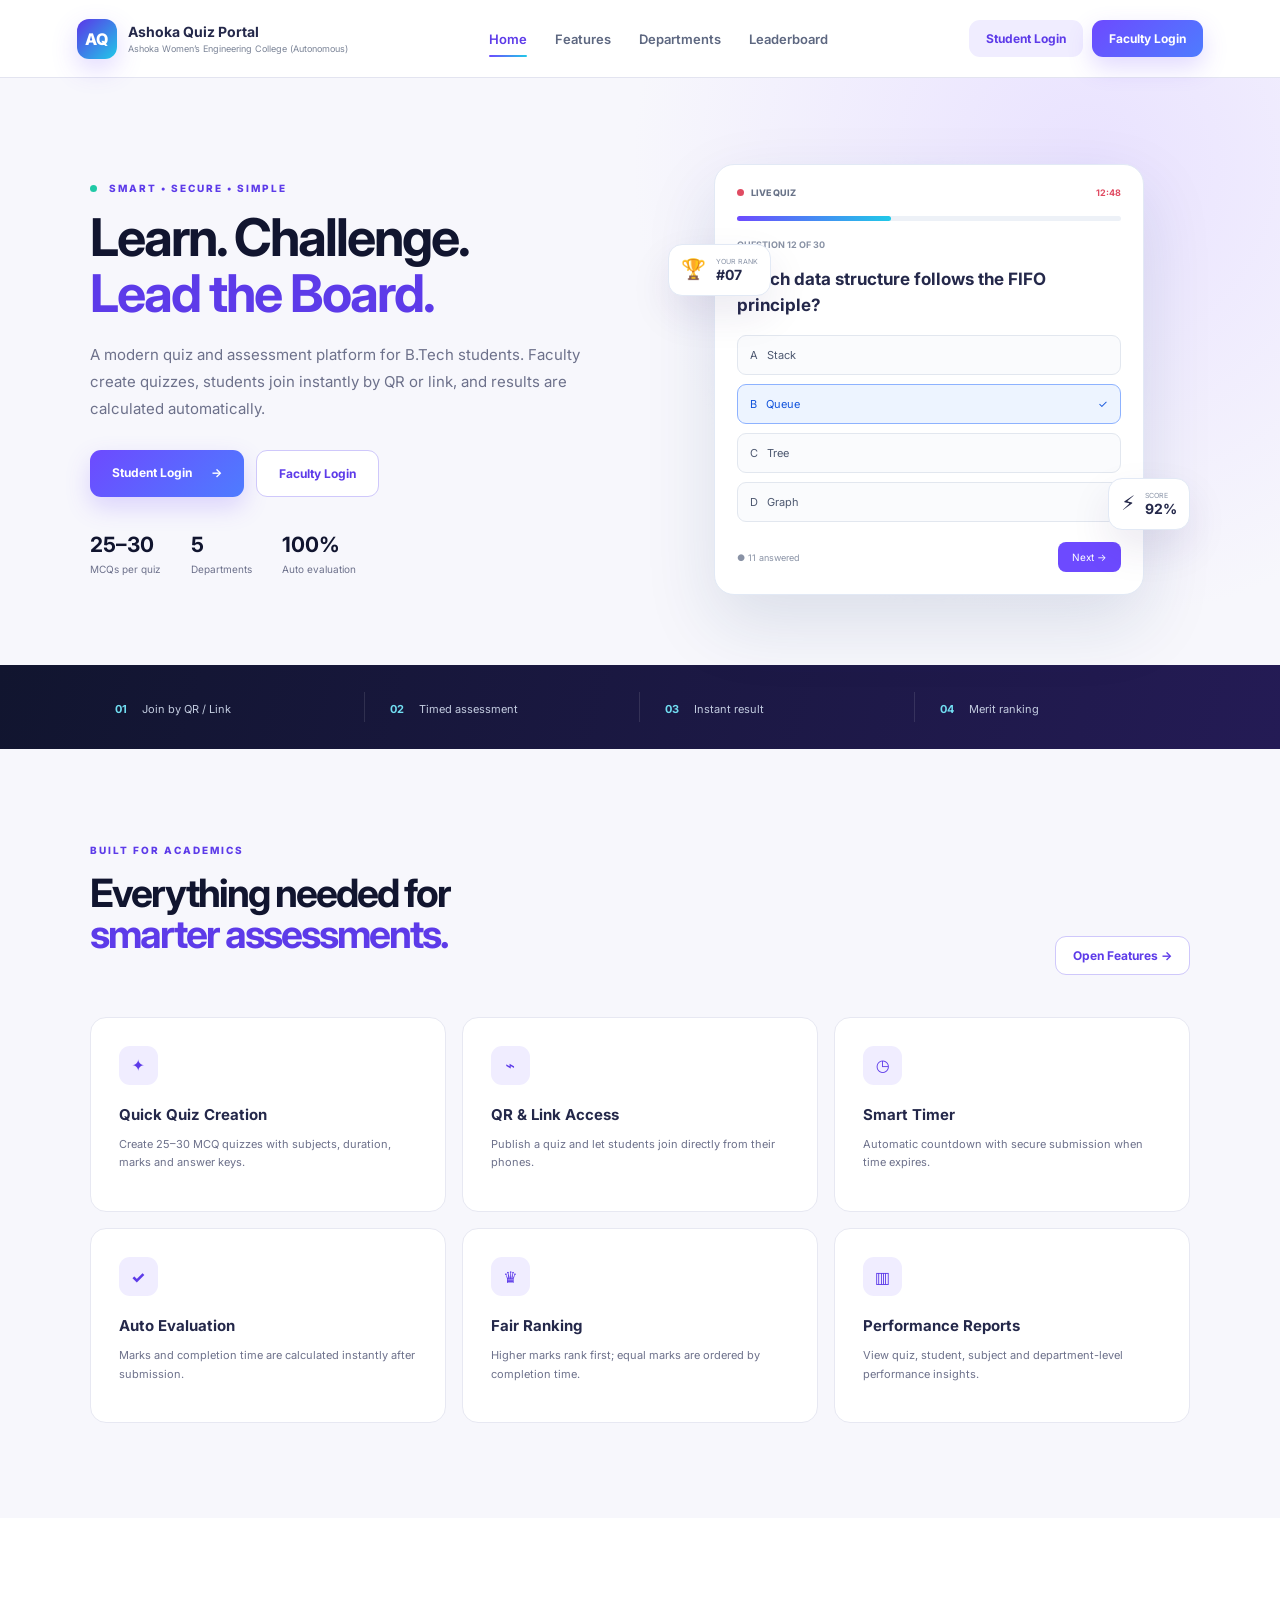
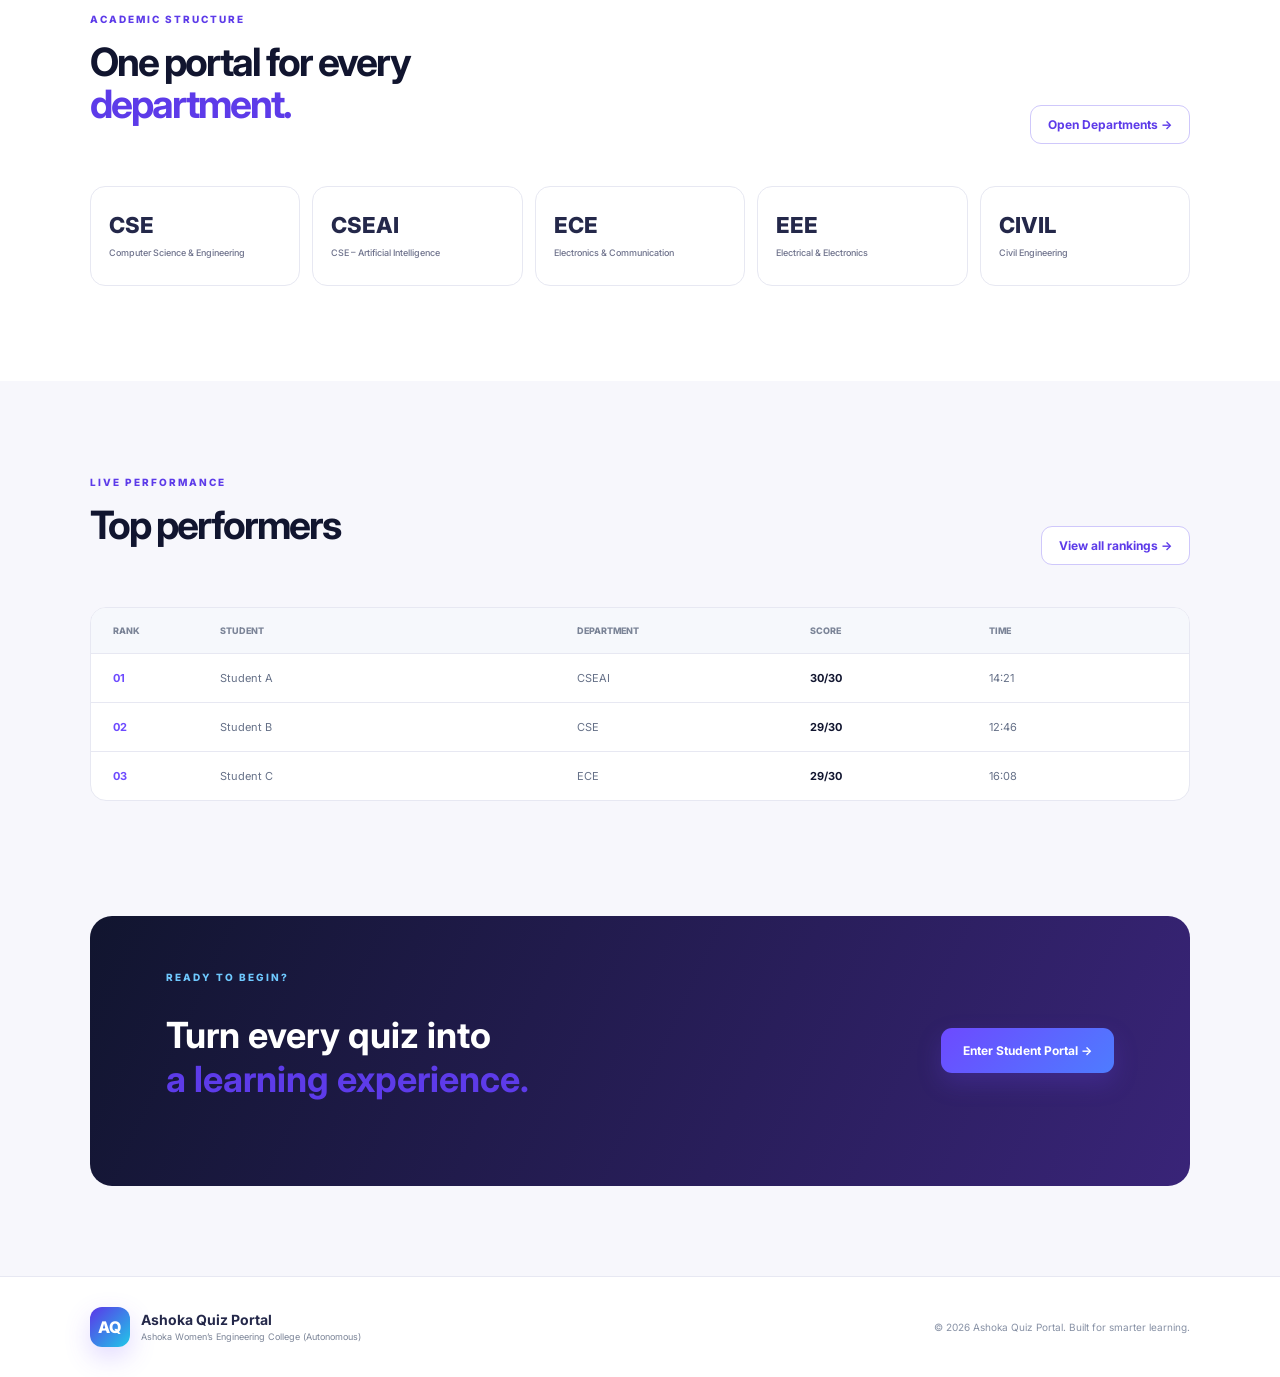
<file: index.html>
<!doctype html>
<html lang="en">
<head>
<meta charset="UTF-8"><meta name="viewport" content="width=device-width,initial-scale=1">
<meta name="description" content="Ashoka Quiz Portal - Online Quiz & Assessment Platform">
<title>Ashoka Quiz Portal</title>
<link rel="preconnect" href="https://fonts.googleapis.com"><link rel="preconnect" href="https://fonts.gstatic.com" crossorigin>
<link href="https://fonts.googleapis.com/css2?family=Inter:wght@400;500;600;700;800&display=swap" rel="stylesheet">
<link rel="stylesheet" href="style.css">
</head>
<body>
<div class="app-shell">
<header class="topbar">
<a class="brand" href="index.html"><span class="brand-mark">AQ</span><span><b>Ashoka Quiz Portal</b><small>Ashoka Women’s Engineering College (Autonomous)</small></span></a>
<nav>
<a class="active" href="index.html">Home</a>
<a href="features.html">Features</a>
<a href="departments.html">Departments</a>
<a href="leaderboard.html">Leaderboard</a>
</nav>
<div class="top-actions">
<a class="ghost" href="student.html">Student Login</a>
<a class="primary" href="faculty.html">Faculty Login</a>
</div>
<button class="menu" aria-label="Menu">☰</button>
</header>

<main id="home">
<section class="hero">
<div class="hero-copy">
<div class="eyebrow"><span></span> SMART • SECURE • SIMPLE</div>
<h1>Learn. Challenge.<br><em>Lead the Board.</em></h1>
<p>A modern quiz and assessment platform for B.Tech students. Faculty create quizzes, students join instantly by QR or link, and results are calculated automatically.</p>
<div class="hero-actions">
<a class="primary large" href="student.html">Student Login <span>→</span></a>
<a class="outline large" href="faculty.html">Faculty Login</a>
</div>
<div class="trust"><div><strong>25–30</strong><span>MCQs per quiz</span></div><div><strong>5</strong><span>Departments</span></div><div><strong>100%</strong><span>Auto evaluation</span></div></div>
</div>
<div class="hero-card">
<div class="card-glow"></div>
<div class="quiz-window">
<div class="window-top"><span class="live-dot"></span><span>LIVE QUIZ</span><b>12:48</b></div>
<div class="progress"><i></i></div>
<p class="qcount">QUESTION 12 OF 30</p>
<h3>Which data structure follows the FIFO principle?</h3>
<div class="options"><button>A&nbsp;&nbsp; Stack</button><button class="selected">B&nbsp;&nbsp; Queue <span>✓</span></button><button>C&nbsp;&nbsp; Tree</button><button>D&nbsp;&nbsp; Graph</button></div>
<div class="quiz-foot"><span>● 11 answered</span><button>Next →</button></div>
</div>
<div class="floating rank"><span>🏆</span><div><small>YOUR RANK</small><strong>#07</strong></div></div>
<div class="floating score"><span>⚡</span><div><small>SCORE</small><strong>92%</strong></div></div>
</div>
</section>

<section class="stats"><div><b>01</b><span>Join by QR / Link</span></div><div><b>02</b><span>Timed assessment</span></div><div><b>03</b><span>Instant result</span></div><div><b>04</b><span>Merit ranking</span></div></section>

<section id="features" class="section">
<div class="section-head"><div><p class="eyebrow">BUILT FOR ACADEMICS</p><h2>Everything needed for<br><em>smarter assessments.</em></h2></div><a class="outline" href="features.html">Open Features →</a></div>
<div class="feature-grid">
<article><span>✦</span><h3>Quick Quiz Creation</h3><p>Create 25–30 MCQ quizzes with subjects, duration, marks and answer keys.</p></article>
<article><span>⌁</span><h3>QR & Link Access</h3><p>Publish a quiz and let students join directly from their phones.</p></article>
<article><span>◷</span><h3>Smart Timer</h3><p>Automatic countdown with secure submission when time expires.</p></article>
<article><span>✓</span><h3>Auto Evaluation</h3><p>Marks and completion time are calculated instantly after submission.</p></article>
<article><span>♛</span><h3>Fair Ranking</h3><p>Higher marks rank first; equal marks are ordered by completion time.</p></article>
<article><span>▥</span><h3>Performance Reports</h3><p>View quiz, student, subject and department-level performance insights.</p></article>
</div>
</section>

<section id="departments" class="section departments">
<div class="section-head"><div><p class="eyebrow">ACADEMIC STRUCTURE</p><h2>One portal for every<br><em>department.</em></h2></div><a class="outline" href="departments.html">Open Departments →</a></div>
<div class="dept-grid"><div>CSE<span>Computer Science & Engineering</span></div><div>CSEAI<span>CSE – Artificial Intelligence</span></div><div>ECE<span>Electronics & Communication</span></div><div>EEE<span>Electrical & Electronics</span></div><div>CIVIL<span>Civil Engineering</span></div></div>
</section>

<section id="leaderboard" class="section leaderboard">
<div class="section-head"><div><p class="eyebrow">LIVE PERFORMANCE</p><h2>Top performers</h2></div><a class="outline" href="leaderboard.html">View all rankings →</a></div>
<div class="table"><div class="thead"><span>Rank</span><span>Student</span><span>Department</span><span>Score</span><span>Time</span></div>
<div class="row"><b>01</b><span>Student A</span><span>CSEAI</span><strong>30/30</strong><span>14:21</span></div>
<div class="row"><b>02</b><span>Student B</span><span>CSE</span><strong>29/30</strong><span>12:46</span></div>
<div class="row"><b>03</b><span>Student C</span><span>ECE</span><strong>29/30</strong><span>16:08</span></div></div>
</section>

<section class="cta"><div><p class="eyebrow">READY TO BEGIN?</p><h2>Turn every quiz into<br><em>a learning experience.</em></h2></div><a class="primary large" href="student.html">Enter Student Portal →</a></section>
</main>

<footer><div class="brand"><span class="brand-mark">AQ</span><span><b>Ashoka Quiz Portal</b><small>Ashoka Women’s Engineering College (Autonomous)</small></span></div><p>© 2026 Ashoka Quiz Portal. Built for smarter learning.</p></footer>
</div>
<script>
document.querySelector('.menu')?.addEventListener('click',()=>document.querySelector('nav').classList.toggle('mobile-open'));
</script>
</body></html>
</file>
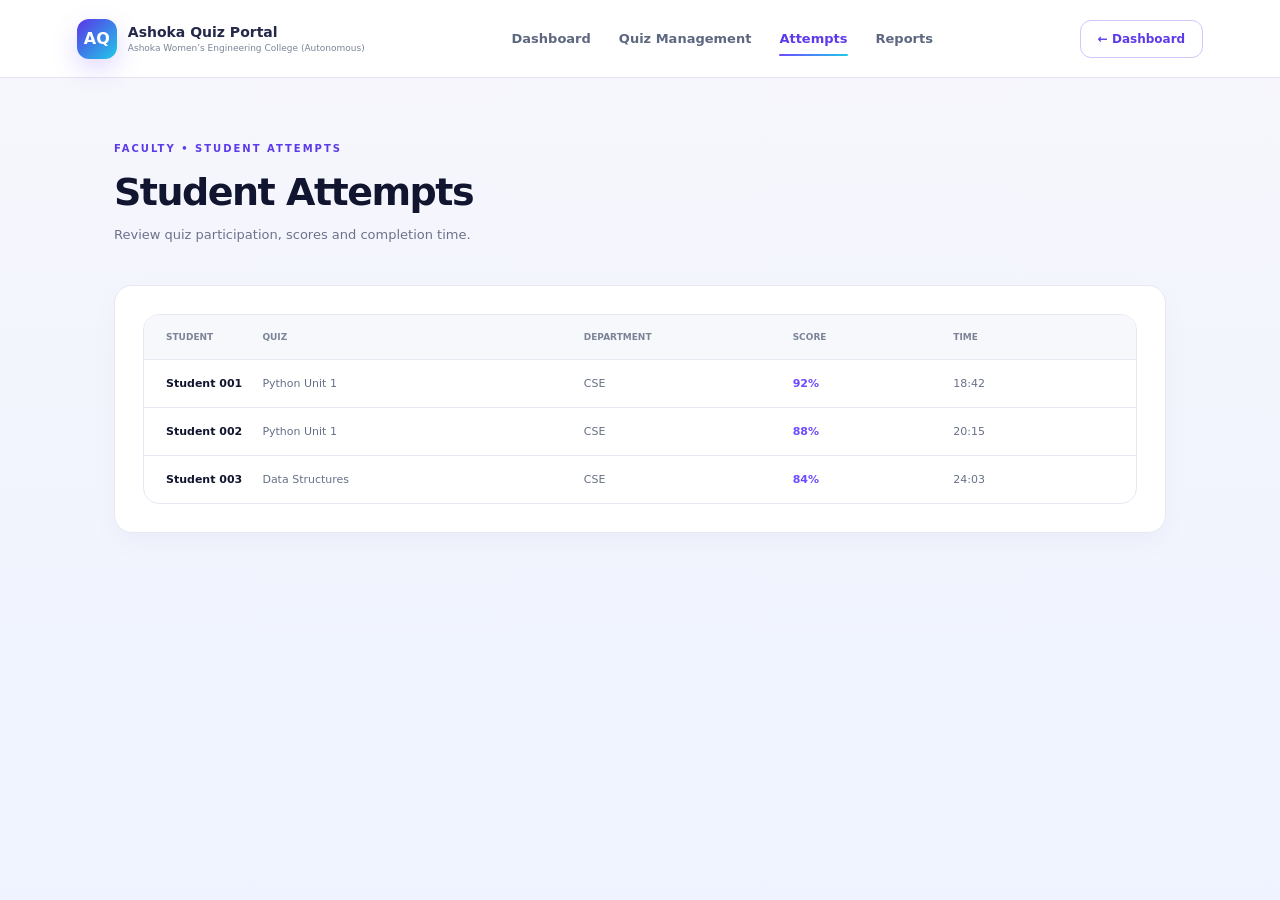
<file: attempts.html>
<!doctype html><html><head><meta charset="UTF-8"><meta name="viewport" content="width=device-width,initial-scale=1"><title>Student Attempts | Ashoka Quiz Portal</title><link rel="stylesheet" href="style.css"></head><body><div class="portal-page"><header class="topbar"><a class="brand" href="faculty-dashboard.html"><span class="brand-mark">AQ</span><span><b>Ashoka Quiz Portal</b><small>Ashoka Women’s Engineering College (Autonomous)</small></span></a><nav><a href="faculty-dashboard.html">Dashboard</a><a href="quiz-management.html">Quiz Management</a><a class="active" href="attempts.html">Attempts</a><a href="reports.html">Reports</a></nav><button class="outline" onclick="location.href='faculty-dashboard.html'">← Dashboard</button></header><main class="dashboard"><section class="page-title"><div><p class="eyebrow">FACULTY • STUDENT ATTEMPTS</p><h1>Student Attempts</h1><p>Review quiz participation, scores and completion time.</p></div></section><div class="dash-card"><div class="table"><div class="thead"><span>Student</span><span>Quiz</span><span>Department</span><span>Score</span><span>Time</span></div><div class="row"><strong>Student 001</strong><span>Python Unit 1</span><span>CSE</span><b>92%</b><span>18:42</span></div><div class="row"><strong>Student 002</strong><span>Python Unit 1</span><span>CSE</span><b>88%</b><span>20:15</span></div><div class="row"><strong>Student 003</strong><span>Data Structures</span><span>CSE</span><b>84%</b><span>24:03</span></div></div></div></main></div></body></html>
</file>
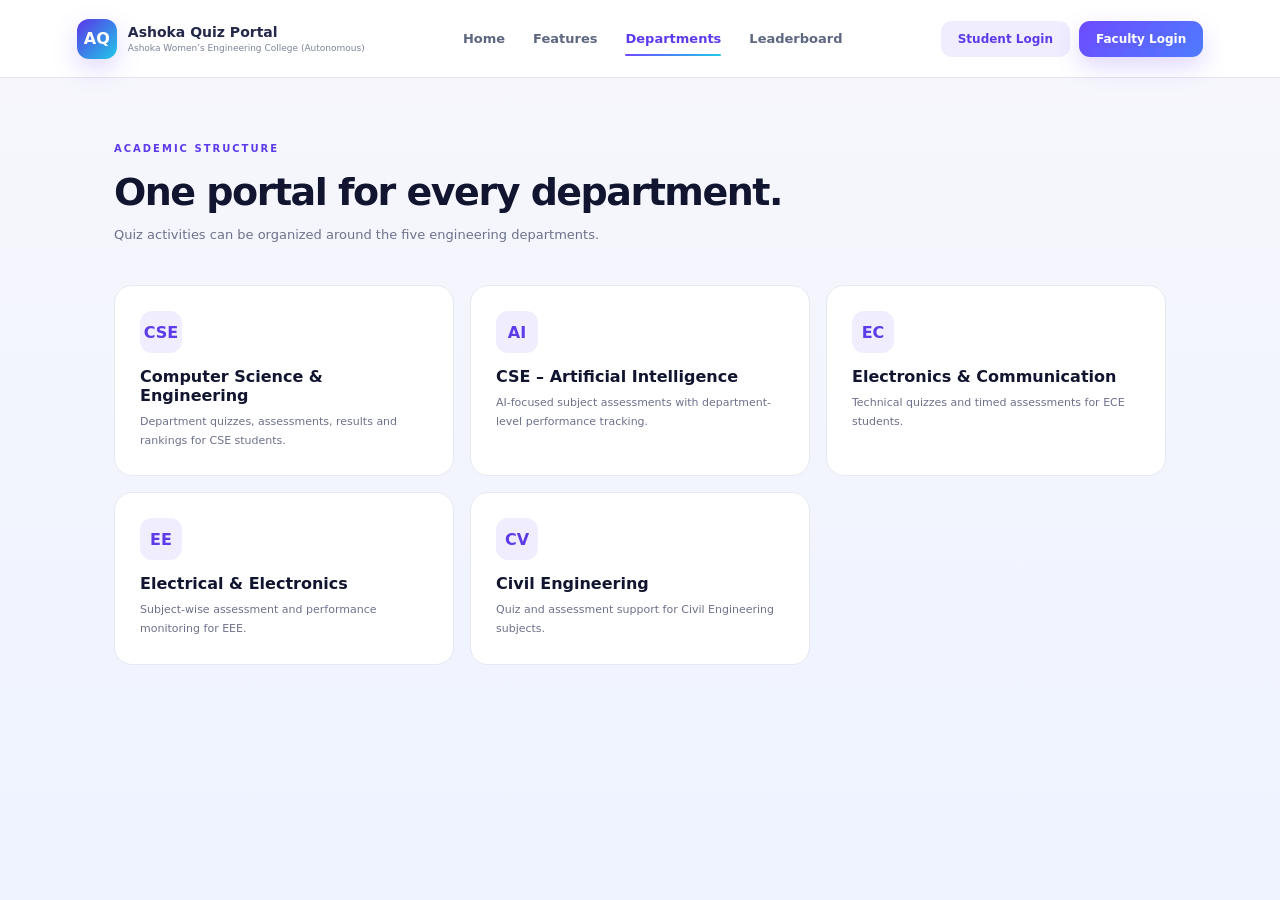
<file: departments.html>
<!doctype html><html lang="en"><head><meta charset="UTF-8"><meta name="viewport" content="width=device-width,initial-scale=1"><title>Departments | Ashoka Quiz Portal</title><link rel="stylesheet" href="style.css"></head><body><div class="portal-page">
<header class="topbar"><a class="brand" href="index.html"><span class="brand-mark">AQ</span><span><b>Ashoka Quiz Portal</b><small>Ashoka Women’s Engineering College (Autonomous)</small></span></a><nav><a href="index.html">Home</a><a href="features.html">Features</a><a class="active" href="departments.html">Departments</a><a href="leaderboard.html">Leaderboard</a></nav><div class="top-actions"><a class="ghost" href="student.html">Student Login</a><a class="primary" href="faculty.html">Faculty Login</a></div></header>
<main class="dashboard"><div class="page-title"><div><p class="eyebrow">ACADEMIC STRUCTURE</p><h1>One portal for every department.</h1><p>Quiz activities can be organized around the five engineering departments.</p></div></div>
<div class="info-grid">
<div class="info-card"><span class="icon">CSE</span><h3>Computer Science & Engineering</h3><p>Department quizzes, assessments, results and rankings for CSE students.</p></div>
<div class="info-card"><span class="icon">AI</span><h3>CSE – Artificial Intelligence</h3><p>AI-focused subject assessments with department-level performance tracking.</p></div>
<div class="info-card"><span class="icon">EC</span><h3>Electronics & Communication</h3><p>Technical quizzes and timed assessments for ECE students.</p></div>
<div class="info-card"><span class="icon">EE</span><h3>Electrical & Electronics</h3><p>Subject-wise assessment and performance monitoring for EEE.</p></div>
<div class="info-card"><span class="icon">CV</span><h3>Civil Engineering</h3><p>Quiz and assessment support for Civil Engineering subjects.</p></div>
</div></main></div></body></html>
</file>
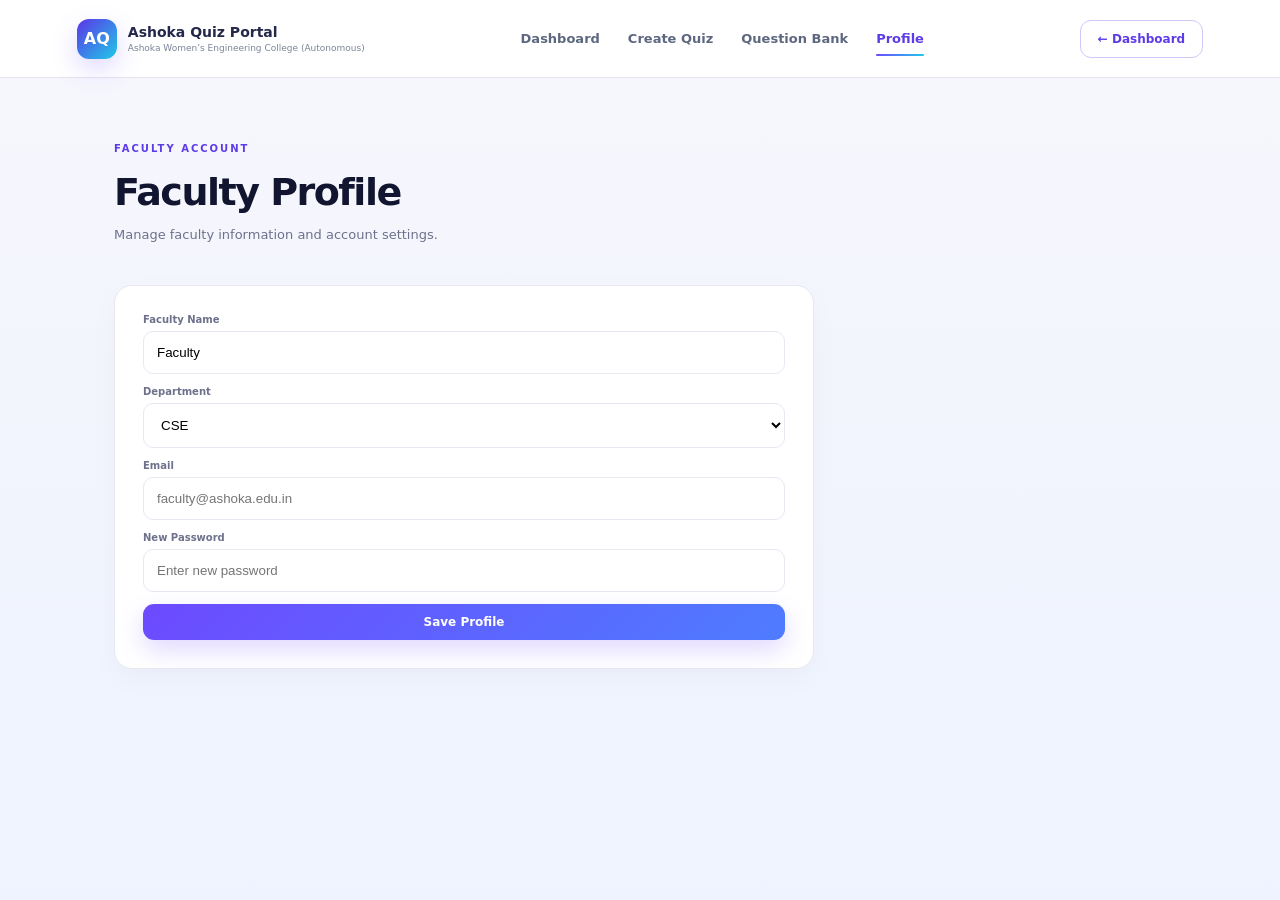
<file: faculty-profile.html>
<!doctype html><html><head><meta charset="UTF-8"><meta name="viewport" content="width=device-width,initial-scale=1"><title>Faculty Profile | Ashoka Quiz Portal</title><link rel="stylesheet" href="style.css"></head><body><div class="portal-page"><header class="topbar"><a class="brand" href="faculty-dashboard.html"><span class="brand-mark">AQ</span><span><b>Ashoka Quiz Portal</b><small>Ashoka Women’s Engineering College (Autonomous)</small></span></a><nav><a href="faculty-dashboard.html">Dashboard</a><a href="create-quiz.html">Create Quiz</a><a href="question-bank.html">Question Bank</a><a class="active" href="faculty-profile.html">Profile</a></nav><button class="outline" onclick="location.href='faculty-dashboard.html'">← Dashboard</button></header><main class="dashboard"><section class="page-title"><div><p class="eyebrow">FACULTY ACCOUNT</p><h1>Faculty Profile</h1><p>Manage faculty information and account settings.</p></div></section><div class="dash-card profile-form"><label>Faculty Name<input id="name"></label><label>Department<select><option>CSE</option><option>CSEAI</option><option>ECE</option><option>EEE</option><option>CIVIL</option></select></label><label>Email<input placeholder="faculty@ashoka.edu.in"></label><label>New Password<input type="password" placeholder="Enter new password"></label><button class="primary" onclick="localStorage.setItem('aqpFacultyName',document.getElementById('name').value);alert('Profile saved')">Save Profile</button></div></main></div><script>document.getElementById('name').value=localStorage.getItem('aqpFacultyName')||'Faculty'</script></body></html>
</file>
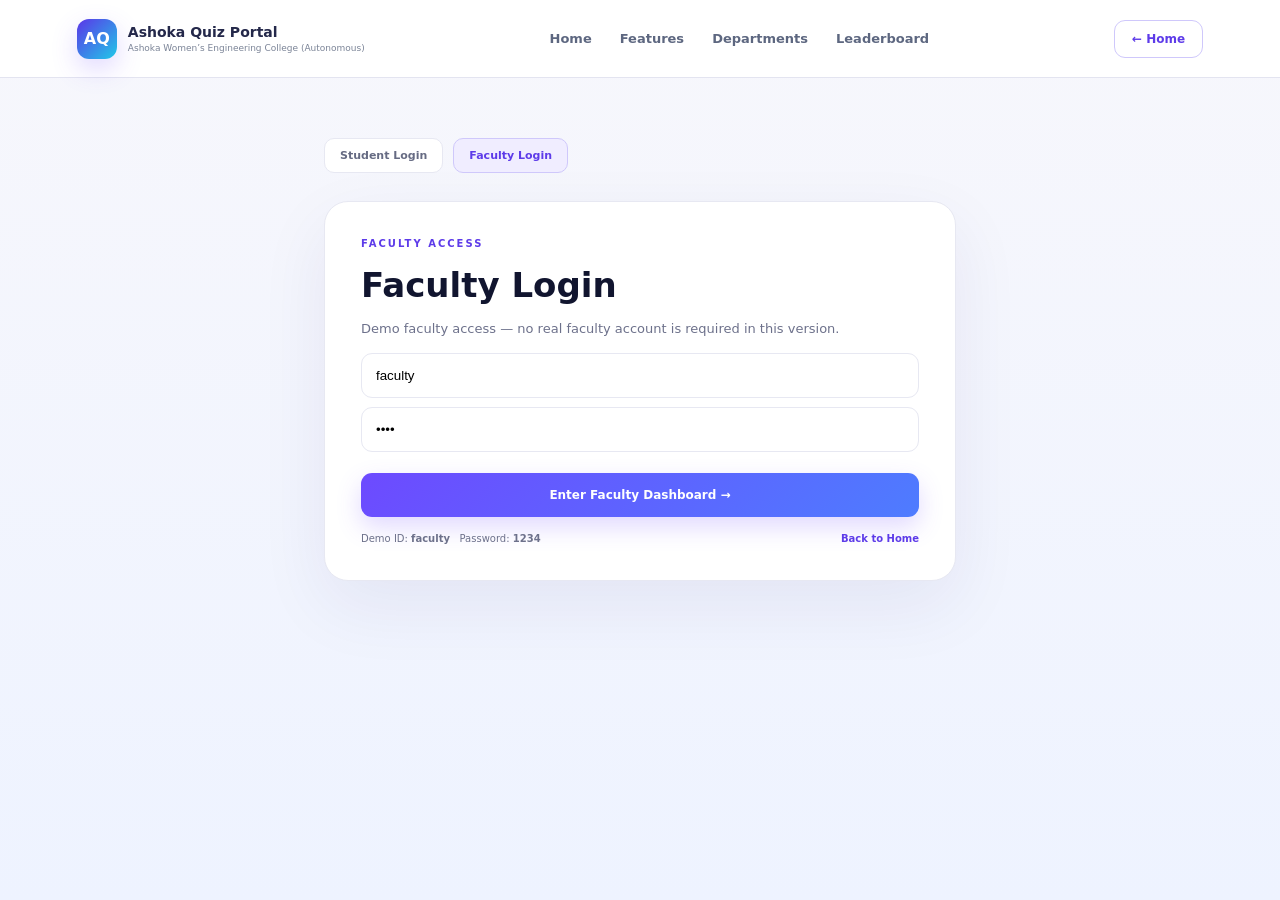
<file: faculty.html>
<!doctype html>
<html lang="en"><head><meta charset="UTF-8"><meta name="viewport" content="width=device-width,initial-scale=1">
<title>Faculty Login | Ashoka Quiz Portal</title><link rel="stylesheet" href="style.css"></head>
<body><div class="portal-page">
<header class="topbar"><a class="brand" href="index.html"><span class="brand-mark">AQ</span><span><b>Ashoka Quiz Portal</b><small>Ashoka Women’s Engineering College (Autonomous)</small></span></a>
<nav><a href="index.html">Home</a><a href="features.html">Features</a><a href="departments.html">Departments</a><a href="leaderboard.html">Leaderboard</a></nav>
<a class="outline" href="index.html">← Home</a></header>
<main class="login-shell"><div class="page-tabs"><a href="student.html">Student Login</a><a href="faculty.html" class="active">Faculty Login</a></div>
<section class="login-card"><p class="eyebrow">FACULTY ACCESS</p><h1>Faculty Login</h1><p class="login-sub">Demo faculty access — no real faculty account is required in this version.</p>
<form id="facultyForm"><input id="facultyName" required autocomplete="username" placeholder="Demo Faculty ID" value="faculty"><input id="password" required type="password" placeholder="Demo Password" value="1234"><button class="primary large" type="submit">Enter Faculty Dashboard →</button></form>
<p id="msg" class="message"></p><div class="login-help"><span>Demo ID: <b>faculty</b> &nbsp; Password: <b>1234</b></span><a href="index.html">Back to Home</a></div></section></main>
</div>
<script>
document.getElementById('facultyForm').addEventListener('submit',e=>{
 e.preventDefault();
 const id=document.getElementById('facultyName').value.trim();
 const pw=document.getElementById('password').value;
 const msg=document.getElementById('msg');
 if(id.toLowerCase()!=='faculty'||pw!=='1234'){msg.textContent='Use the demo Faculty ID: faculty and Password: 1234';return;}
 localStorage.setItem('aqpFacultyName','Demo Faculty');
 localStorage.setItem('aqpFacultyLoggedIn','true');
 localStorage.setItem('aqpDemoMode','true');
 msg.textContent='Demo login successful. Opening dashboard...';
 setTimeout(()=>location.href='faculty-dashboard.html',300);
});
</script></body></html>
</file>
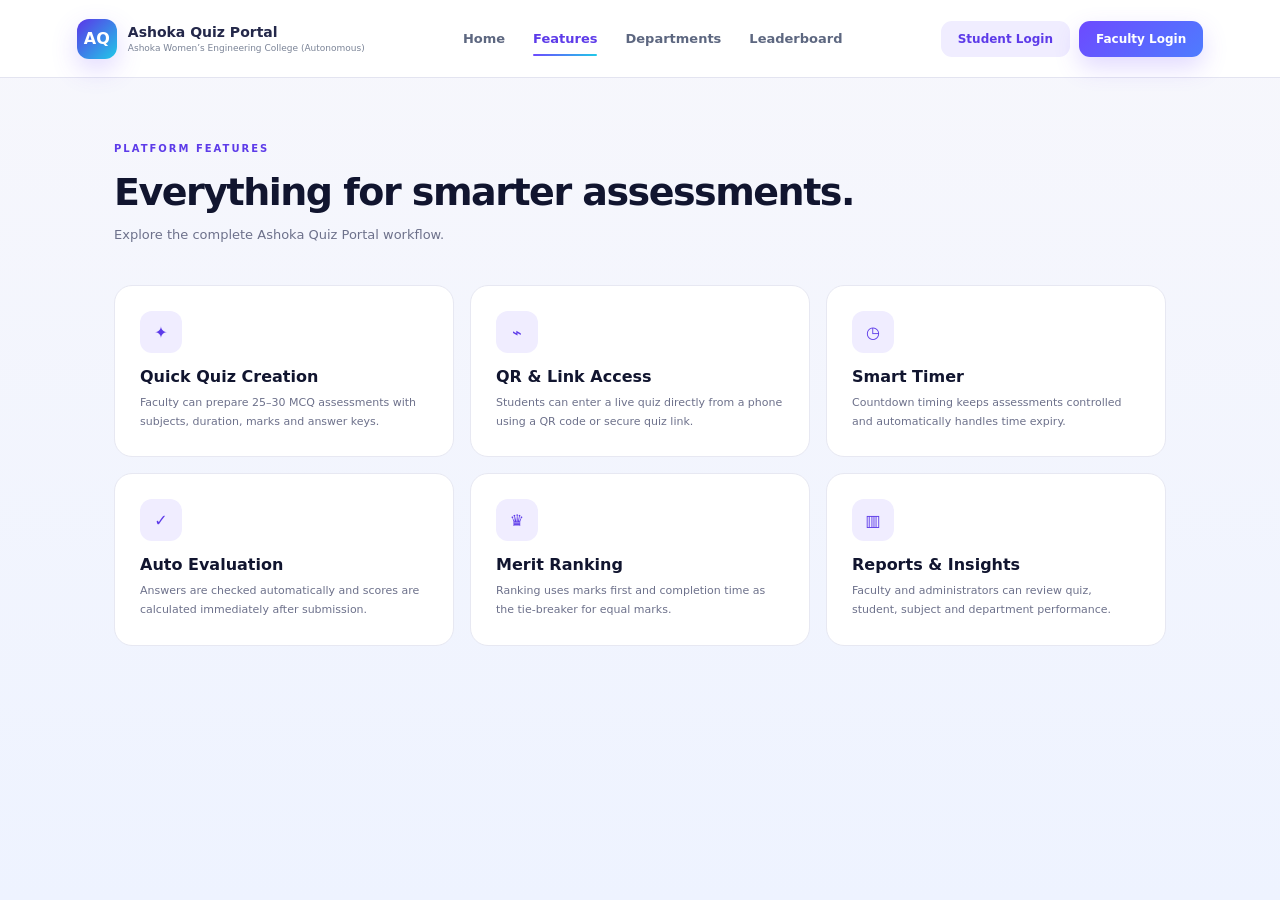
<file: features.html>
<!doctype html><html lang="en"><head><meta charset="UTF-8"><meta name="viewport" content="width=device-width,initial-scale=1"><title>Features | Ashoka Quiz Portal</title><link rel="stylesheet" href="style.css"></head><body><div class="portal-page">
<header class="topbar"><a class="brand" href="index.html"><span class="brand-mark">AQ</span><span><b>Ashoka Quiz Portal</b><small>Ashoka Women’s Engineering College (Autonomous)</small></span></a><nav><a href="index.html">Home</a><a class="active" href="features.html">Features</a><a href="departments.html">Departments</a><a href="leaderboard.html">Leaderboard</a></nav><div class="top-actions"><a class="ghost" href="student.html">Student Login</a><a class="primary" href="faculty.html">Faculty Login</a></div></header>
<main class="dashboard"><div class="page-title"><div><p class="eyebrow">PLATFORM FEATURES</p><h1>Everything for smarter assessments.</h1><p>Explore the complete Ashoka Quiz Portal workflow.</p></div></div>
<div class="info-grid">
<div class="info-card"><span class="icon">✦</span><h3>Quick Quiz Creation</h3><p>Faculty can prepare 25–30 MCQ assessments with subjects, duration, marks and answer keys.</p></div>
<div class="info-card"><span class="icon">⌁</span><h3>QR & Link Access</h3><p>Students can enter a live quiz directly from a phone using a QR code or secure quiz link.</p></div>
<div class="info-card"><span class="icon">◷</span><h3>Smart Timer</h3><p>Countdown timing keeps assessments controlled and automatically handles time expiry.</p></div>
<div class="info-card"><span class="icon">✓</span><h3>Auto Evaluation</h3><p>Answers are checked automatically and scores are calculated immediately after submission.</p></div>
<div class="info-card"><span class="icon">♛</span><h3>Merit Ranking</h3><p>Ranking uses marks first and completion time as the tie-breaker for equal marks.</p></div>
<div class="info-card"><span class="icon">▥</span><h3>Reports & Insights</h3><p>Faculty and administrators can review quiz, student, subject and department performance.</p></div>
</div></main></div></body></html>
</file>
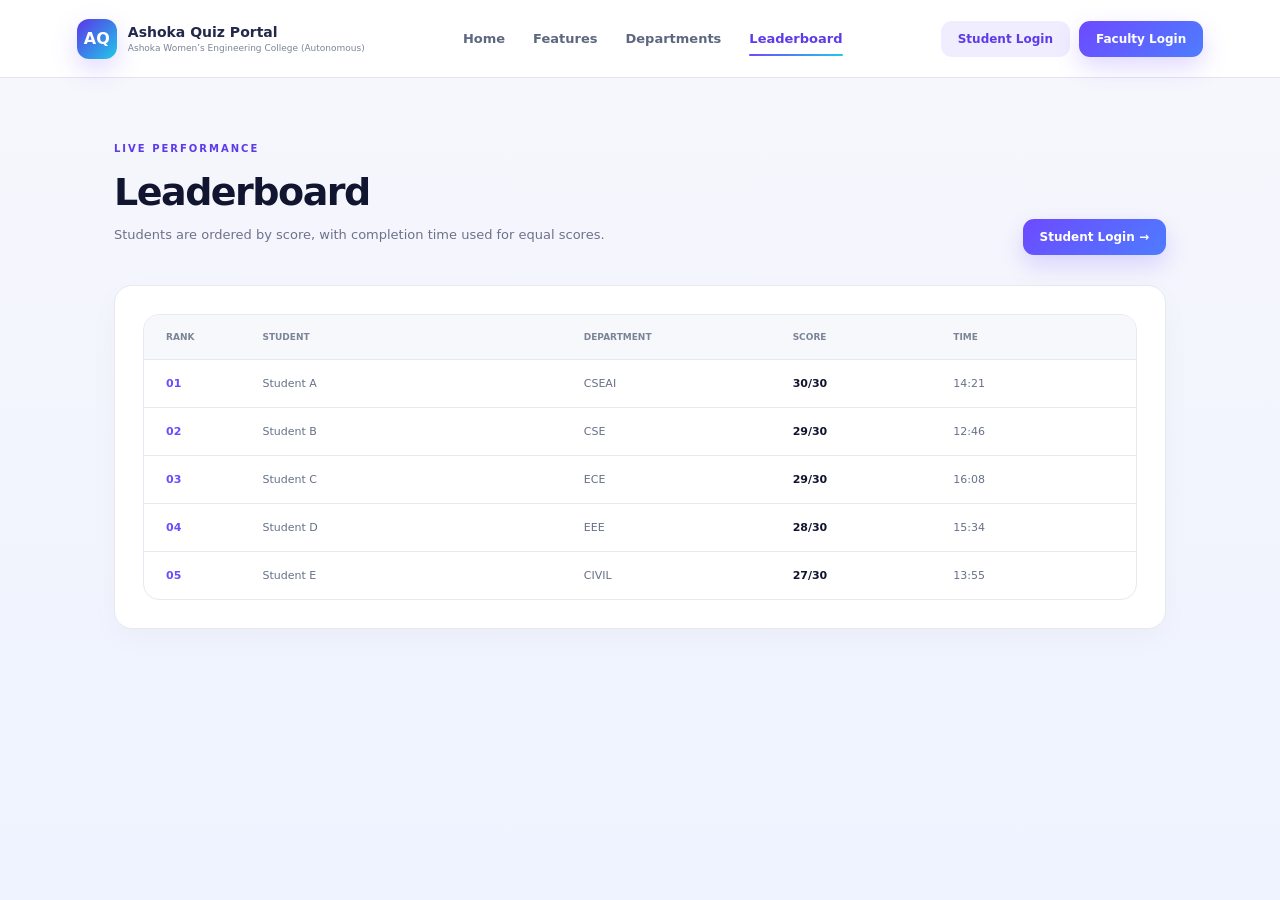
<file: leaderboard.html>
<!doctype html><html lang="en"><head><meta charset="UTF-8"><meta name="viewport" content="width=device-width,initial-scale=1"><title>Leaderboard | Ashoka Quiz Portal</title><link rel="stylesheet" href="style.css"></head><body><div class="portal-page">
<header class="topbar"><a class="brand" href="index.html"><span class="brand-mark">AQ</span><span><b>Ashoka Quiz Portal</b><small>Ashoka Women’s Engineering College (Autonomous)</small></span></a><nav><a href="index.html">Home</a><a href="features.html">Features</a><a href="departments.html">Departments</a><a class="active" href="leaderboard.html">Leaderboard</a></nav><div class="top-actions"><a class="ghost" href="student.html">Student Login</a><a class="primary" href="faculty.html">Faculty Login</a></div></header>
<main class="dashboard"><div class="page-title"><div><p class="eyebrow">LIVE PERFORMANCE</p><h1>Leaderboard</h1><p>Students are ordered by score, with completion time used for equal scores.</p></div><a class="primary" href="student.html">Student Login →</a></div>
<section class="dash-card"><div class="table"><div class="thead"><span>Rank</span><span>Student</span><span>Department</span><span>Score</span><span>Time</span></div>
<div class="row"><b>01</b><span>Student A</span><span>CSEAI</span><strong>30/30</strong><span>14:21</span></div>
<div class="row"><b>02</b><span>Student B</span><span>CSE</span><strong>29/30</strong><span>12:46</span></div>
<div class="row"><b>03</b><span>Student C</span><span>ECE</span><strong>29/30</strong><span>16:08</span></div>
<div class="row"><b>04</b><span>Student D</span><span>EEE</span><strong>28/30</strong><span>15:34</span></div>
<div class="row"><b>05</b><span>Student E</span><span>CIVIL</span><strong>27/30</strong><span>13:55</span></div>
</div></section></main></div></body></html>
</file>
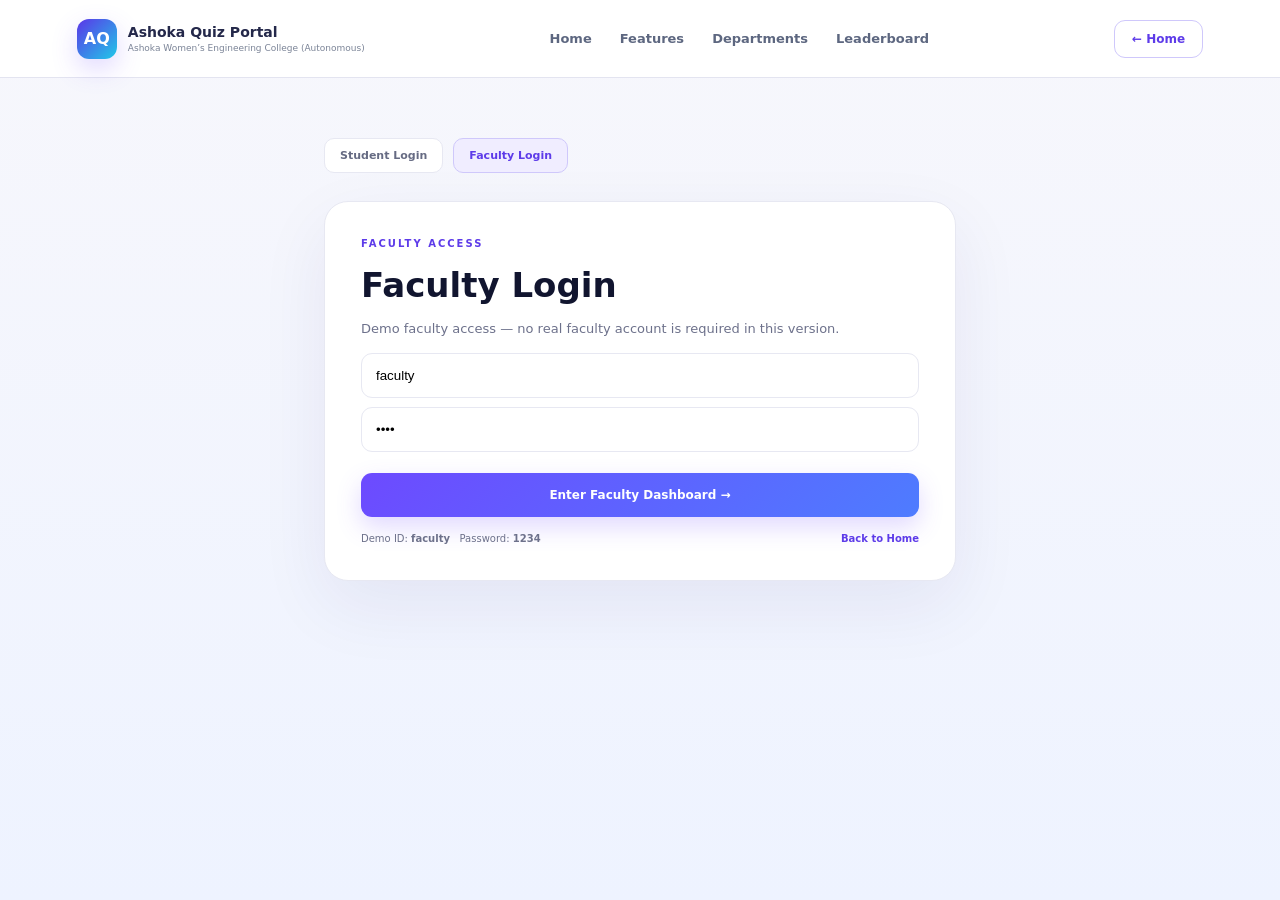
<file: question-bank.html>
<!doctype html><html lang="en"><head><meta charset="UTF-8"><meta name="viewport" content="width=device-width,initial-scale=1"><title>Question Bank | Ashoka Quiz Portal</title><link rel="stylesheet" href="style.css"></head>
<body><div class="portal-page"><header class="topbar"><a class="brand" href="faculty-dashboard.html"><span class="brand-mark">AQ</span><span><b>Ashoka Quiz Portal</b><small>Ashoka Women’s Engineering College (Autonomous)</small></span></a><nav><a href="faculty-dashboard.html">Dashboard</a><a href="create-quiz.html">Create Quiz</a><a class="active" href="question-bank.html">Question Bank</a><a href="faculty-dashboard.html#reports">Reports</a></nav><button class="outline" onclick="location.href='faculty-dashboard.html'">← Dashboard</button></header>
<main class="dashboard"><section class="page-title"><div><p class="eyebrow">FACULTY • QUESTION BANK</p><h1>Question Bank</h1><p>Store, search, edit and reuse your MCQ questions.</p></div><button class="primary" onclick="location.href='create-quiz.html'">＋ Create Quiz</button></section>
<section class="dash-card"><div class="bank-toolbar"><input id="search" placeholder="Search questions..." oninput="render()"><select id="filter" onchange="render()"><option value="">All Subjects</option><option>Python Programming</option><option>Data Structures</option><option>Artificial Intelligence</option><option>Engineering Mathematics</option></select><button class="ghost" onclick="seed()">＋ Add Demo Questions</button></div><div id="bank"></div></section></main></div>
<script>
if(!localStorage.getItem('aqpFacultyLoggedIn')) location.href='faculty.html';
const key='aqpQuestionBank';
function get(){return JSON.parse(localStorage.getItem(key)||'[]')}
function save(x){localStorage.setItem(key,JSON.stringify(x))}
function seed(){const x=get();[['What does Python use to define a block?','Indentation','Python Programming'],['Which structure follows LIFO?','Stack','Data Structures'],['Which technique reduces overfitting by randomly dropping units?','Dropout','Artificial Intelligence'],['What is the derivative of x²?','2x','Engineering Mathematics']].forEach((q,i)=>x.push({id:Date.now()+i,text:q[0],answer:q[1],subject:q[2],marks:1}));save(x);render()}
function render(){const q=get(),term=document.getElementById('search').value.toLowerCase(),sub=document.getElementById('filter').value,box=document.getElementById('bank');const rows=q.filter(x=>(!term||x.text.toLowerCase().includes(term))&&(!sub||x.subject===sub));box.innerHTML=rows.length?rows.map(x=>`<article class="bank-item"><div><span class="bank-subject">${x.subject}</span><h3>${x.text}</h3><p>Correct answer: <b>${x.answer}</b> • ${x.marks} mark</p></div><button class="remove-q" onclick="del('${x.id}')">Delete</button></article>`).join(''):'<div class="empty-bank">No questions yet. Add questions from the Quiz Creator or use Demo Questions for testing.</div>'}
function del(id){save(get().filter(x=>String(x.id)!==String(id)));render()} render();
</script></body></html>
</file>
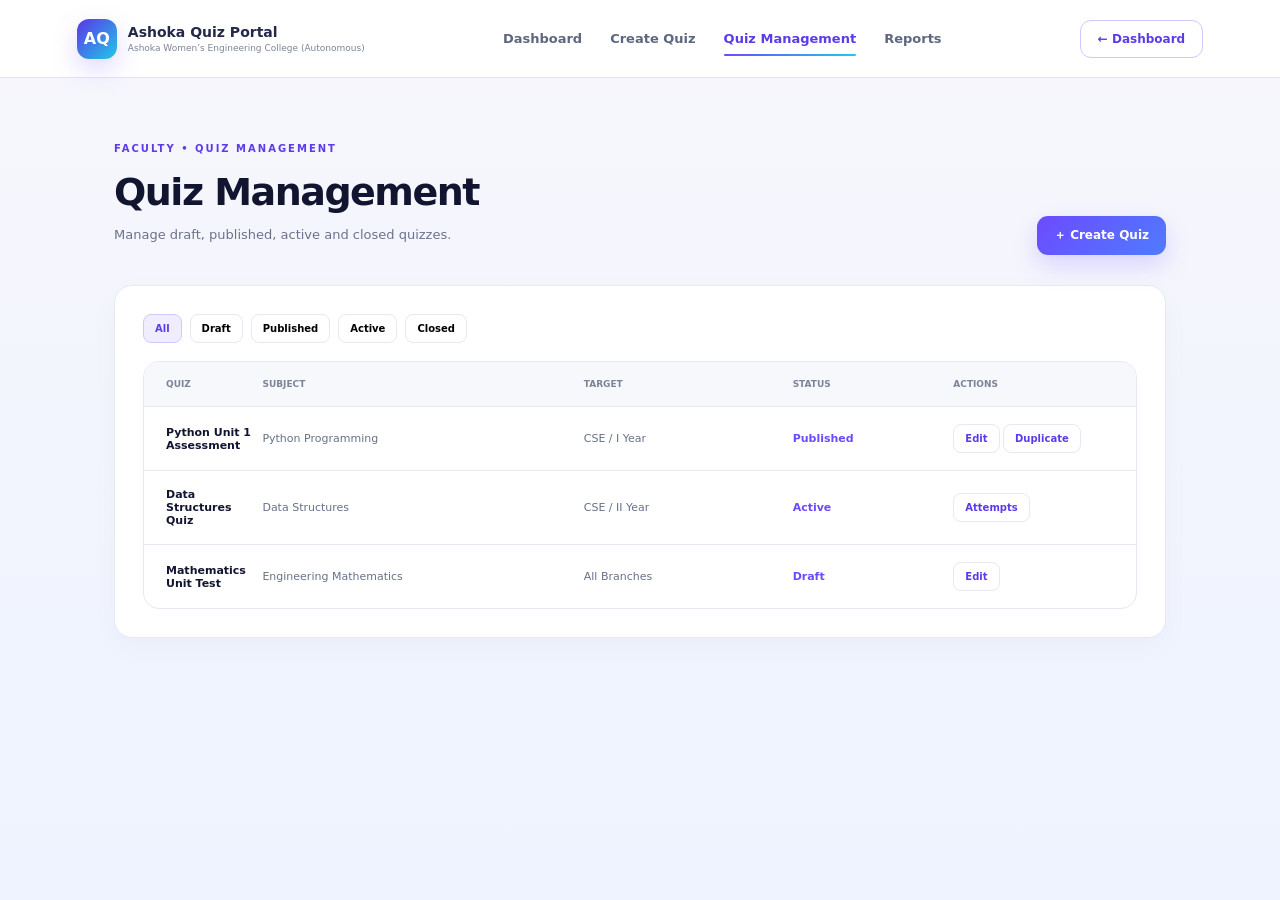
<file: quiz-management.html>
<!doctype html><html><head><meta charset="UTF-8"><meta name="viewport" content="width=device-width,initial-scale=1"><title>Quiz Management | Ashoka Quiz Portal</title><link rel="stylesheet" href="style.css"></head><body><div class="portal-page"><header class="topbar"><a class="brand" href="faculty-dashboard.html"><span class="brand-mark">AQ</span><span><b>Ashoka Quiz Portal</b><small>Ashoka Women’s Engineering College (Autonomous)</small></span></a><nav><a href="faculty-dashboard.html">Dashboard</a><a href="create-quiz.html">Create Quiz</a><a class="active" href="quiz-management.html">Quiz Management</a><a href="reports.html">Reports</a></nav><button class="outline" onclick="location.href='faculty-dashboard.html'">← Dashboard</button></header><main class="dashboard"><section class="page-title"><div><p class="eyebrow">FACULTY • QUIZ MANAGEMENT</p><h1>Quiz Management</h1><p>Manage draft, published, active and closed quizzes.</p></div><button class="primary" onclick="location.href='create-quiz.html'">＋ Create Quiz</button></section><div class="dash-card"><div class="filter-tabs"><button class="active">All</button><button>Draft</button><button>Published</button><button>Active</button><button>Closed</button></div><div class="table"><div class="thead"><span>Quiz</span><span>Subject</span><span>Target</span><span>Status</span><span>Actions</span></div><div class="row"><strong>Python Unit 1 Assessment</strong><span>Python Programming</span><span>CSE / I Year</span><b>Published</b><span><button class="mini" onclick="alert('Edit quiz')">Edit</button> <button class="mini" onclick="alert('Quiz duplicated')">Duplicate</button></span></div><div class="row"><strong>Data Structures Quiz</strong><span>Data Structures</span><span>CSE / II Year</span><b>Active</b><span><button class="mini" onclick="location.href='attempts.html'">Attempts</button></span></div><div class="row"><strong>Mathematics Unit Test</strong><span>Engineering Mathematics</span><span>All Branches</span><b>Draft</b><span><button class="mini" onclick="location.href='create-quiz.html'">Edit</button></span></div></div></div></main></div></body></html>
</file>
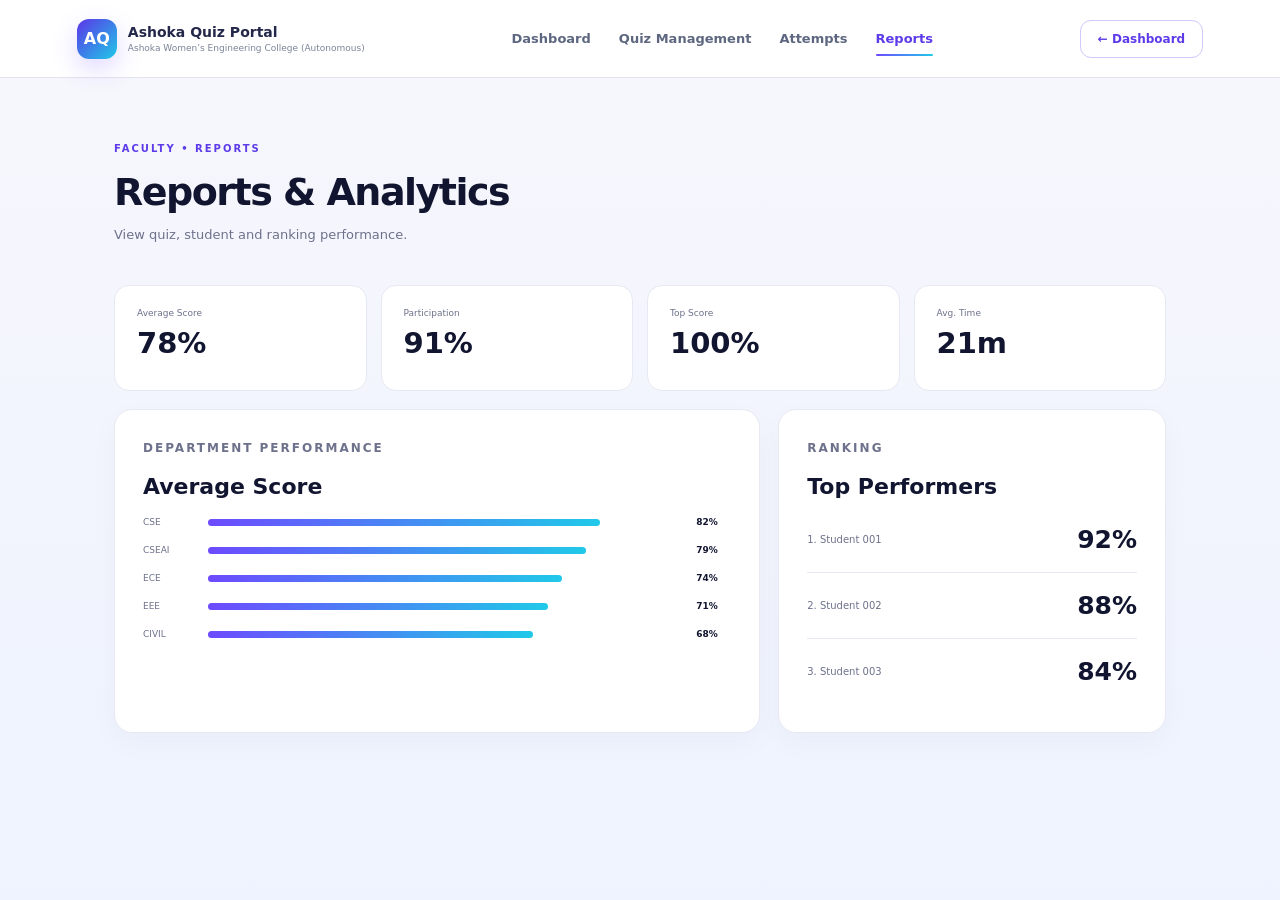
<file: reports.html>
<!doctype html><html><head><meta charset="UTF-8"><meta name="viewport" content="width=device-width,initial-scale=1"><title>Faculty Reports | Ashoka Quiz Portal</title><link rel="stylesheet" href="style.css"></head><body><div class="portal-page"><header class="topbar"><a class="brand" href="faculty-dashboard.html"><span class="brand-mark">AQ</span><span><b>Ashoka Quiz Portal</b><small>Ashoka Women’s Engineering College (Autonomous)</small></span></a><nav><a href="faculty-dashboard.html">Dashboard</a><a href="quiz-management.html">Quiz Management</a><a href="attempts.html">Attempts</a><a class="active" href="reports.html">Reports</a></nav><button class="outline" onclick="location.href='faculty-dashboard.html'">← Dashboard</button></header><main class="dashboard"><section class="page-title"><div><p class="eyebrow">FACULTY • REPORTS</p><h1>Reports & Analytics</h1><p>View quiz, student and ranking performance.</p></div></section><div class="kpi-grid"><div class="kpi"><span>Average Score</span><strong>78%</strong></div><div class="kpi"><span>Participation</span><strong>91%</strong></div><div class="kpi"><span>Top Score</span><strong>100%</strong></div><div class="kpi"><span>Avg. Time</span><strong>21m</strong></div></div><div class="dash-grid"><div class="dash-card"><p class="eyebrow">DEPARTMENT PERFORMANCE</p><h2>Average Score</h2><div class="bar"><span>CSE</span><i style="width:82%"></i><b>82%</b></div><div class="bar"><span>CSEAI</span><i style="width:79%"></i><b>79%</b></div><div class="bar"><span>ECE</span><i style="width:74%"></i><b>74%</b></div><div class="bar"><span>EEE</span><i style="width:71%"></i><b>71%</b></div><div class="bar"><span>CIVIL</span><i style="width:68%"></i><b>68%</b></div></div><div class="dash-card"><p class="eyebrow">RANKING</p><h2>Top Performers</h2><div class="metric"><span>1. Student 001</span><strong>92%</strong></div><div class="metric"><span>2. Student 002</span><strong>88%</strong></div><div class="metric"><span>3. Student 003</span><strong>84%</strong></div></div></div></main></div></body></html>
</file>
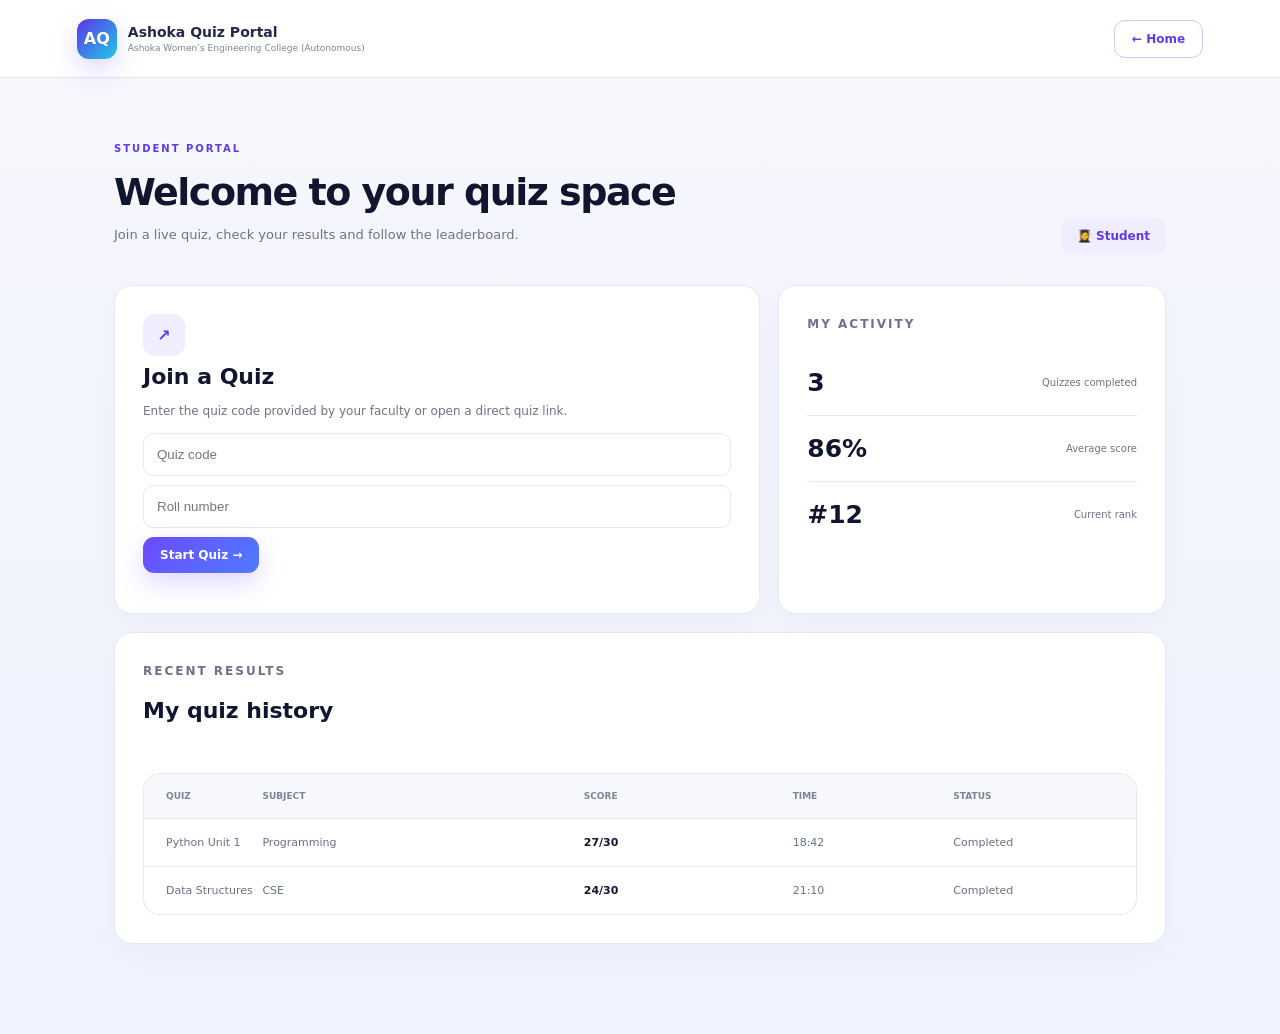
<file: student-portal.html>
<!doctype html><html lang="en"><head><meta charset="UTF-8"><meta name="viewport" content="width=device-width,initial-scale=1"><title>Student Portal | Ashoka Quiz Portal</title><link rel="stylesheet" href="style.css"></head><body><div class="portal-page"><header class="topbar"><a class="brand" href="index.html"><span class="brand-mark">AQ</span><span><b>Ashoka Quiz Portal</b><small>Ashoka Women’s Engineering College (Autonomous)</small></span></a><a class="outline" href="index.html">← Home</a></header><main class="dashboard"><div class="page-title"><div><p class="eyebrow">STUDENT PORTAL</p><h1>Welcome to your quiz space</h1><p>Join a live quiz, check your results and follow the leaderboard.</p></div><div class="student-badge">👩‍🎓 Student</div></div><div class="dash-grid"><section class="dash-card join-card"><span class="icon">↗</span><h2>Join a Quiz</h2><p>Enter the quiz code provided by your faculty or open a direct quiz link.</p><input id="code" placeholder="Quiz code"><input id="roll" placeholder="Roll number"><button class="primary" onclick="join()">Start Quiz →</button><p id="msg" class="message"></p></section><section class="dash-card"><p class="eyebrow">MY ACTIVITY</p><div class="metric"><strong>3</strong><span>Quizzes completed</span></div><div class="metric"><strong>86%</strong><span>Average score</span></div><div class="metric"><strong>#12</strong><span>Current rank</span></div></section></div><section class="dash-card"><div class="section-head"><div><p class="eyebrow">RECENT RESULTS</p><h2>My quiz history</h2></div></div><div class="table"><div class="thead"><span>Quiz</span><span>Subject</span><span>Score</span><span>Time</span><span>Status</span></div><div class="row"><span>Python Unit 1</span><span>Programming</span><strong>27/30</strong><span>18:42</span><span>Completed</span></div><div class="row"><span>Data Structures</span><span>CSE</span><strong>24/30</strong><span>21:10</span><span>Completed</span></div></div></section></main></div><script>function join(){const c=document.getElementById('code').value.trim(),r=document.getElementById('roll').value.trim(),m=document.getElementById('msg');if(!c||!r){m.textContent='Enter both quiz code and roll number.';return}location.href='quiz.html'}</script></body></html>
</file>
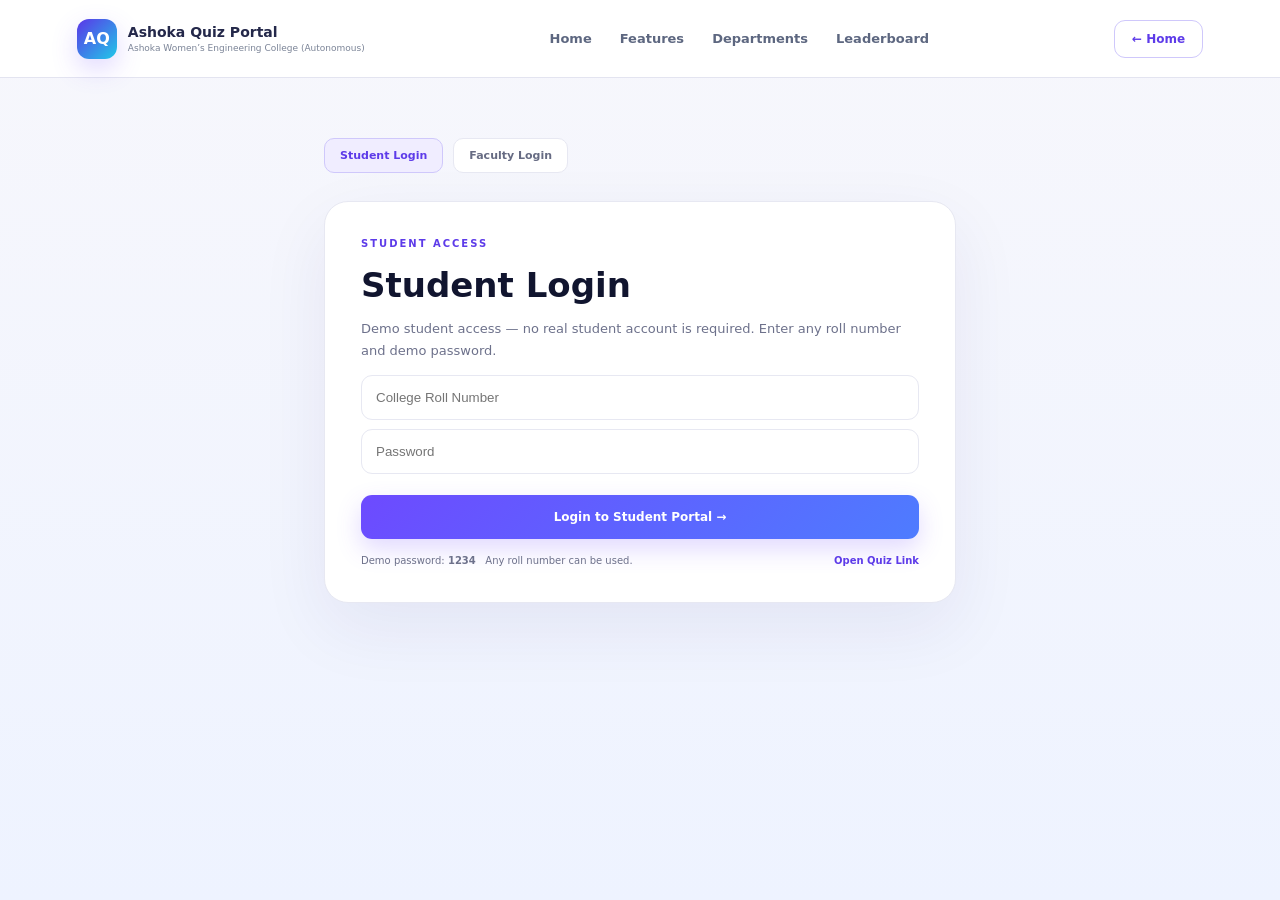
<file: student.html>
<!doctype html>
<html lang="en"><head><meta charset="UTF-8"><meta name="viewport" content="width=device-width,initial-scale=1">
<title>Student Login | Ashoka Quiz Portal</title><link rel="stylesheet" href="style.css"></head>
<body><div class="portal-page">
<header class="topbar"><a class="brand" href="index.html"><span class="brand-mark">AQ</span><span><b>Ashoka Quiz Portal</b><small>Ashoka Women’s Engineering College (Autonomous)</small></span></a>
<nav><a href="index.html">Home</a><a href="features.html">Features</a><a href="departments.html">Departments</a><a href="leaderboard.html">Leaderboard</a></nav>
<a class="outline" href="index.html">← Home</a></header>
<main class="login-shell"><div class="page-tabs"><a href="student.html" class="active">Student Login</a><a href="faculty.html">Faculty Login</a></div>
<section class="login-card"><p class="eyebrow">STUDENT ACCESS</p><h1>Student Login</h1><p class="login-sub">Demo student access — no real student account is required. Enter any roll number and demo password.</p>
<form id="studentForm"><input id="roll" required placeholder="College Roll Number"><input id="password" required type="password" placeholder="Password"><button class="primary large" type="submit">Login to Student Portal →</button></form>
<p id="msg" class="message"></p><div class="login-help"><span>Demo password: <b>1234</b> &nbsp; Any roll number can be used.</span><a href="quiz.html">Open Quiz Link</a></div></section></main>
</div><script>
document.getElementById('studentForm').addEventListener('submit',e=>{
 e.preventDefault();
 const roll=document.getElementById('roll').value.trim();
 const password=document.getElementById('password').value;
 const msg=document.getElementById('msg');
 if(!roll||password!=='1234'){msg.textContent='Enter any roll number and use demo password: 1234';return;}
 sessionStorage.setItem('aqpStudentRoll',roll);
 sessionStorage.setItem('aqpStudentLoggedIn','true');
 msg.textContent='Demo student login successful.';
 setTimeout(()=>location.href='student-portal.html',400);
});
</script></body></html>
</file>
<file: style.css>
:root{--navy:#08152f;--blue:#145cf5;--cyan:#23b7ff;--ink:#102044;--muted:#64708a;--line:#e5eaf3;--bg:#f7f9fd;--white:#fff}*{box-sizing:border-box}html{scroll-behavior:smooth}body{margin:0;font-family:Inter,system-ui,sans-serif;color:var(--ink);background:var(--bg)}button,a{font:inherit}button{cursor:pointer}a{text-decoration:none;color:inherit}.app-shell{min-height:100vh}.topbar{height:78px;padding:0 6%;display:flex;align-items:center;justify-content:space-between;background:#fff;border-bottom:1px solid var(--line);position:sticky;top:0;z-index:20}.brand{display:flex;align-items:center;gap:11px}.brand-mark{width:40px;height:40px;border-radius:12px;background:linear-gradient(135deg,#0e49da,#27b8ff);display:grid;place-items:center;color:#fff;font-weight:800;box-shadow:0 8px 22px #145cf52e}.brand b{display:block;font-size:14px}.brand small{display:block;color:#7b8497;font-size:9px;margin-top:3px}.topbar nav{display:flex;gap:28px;font-size:13px;font-weight:600;color:#5d6780}.topbar nav a:hover{color:var(--blue)}.top-actions{display:flex;gap:9px}.primary,.outline,.ghost{border:0;border-radius:11px;padding:11px 17px;font-weight:700;font-size:12px}.primary{color:#fff;background:var(--blue);box-shadow:0 8px 20px #145cf52e}.primary:hover{transform:translateY(-1px)}.outline{background:#fff;color:var(--blue);border:1px solid #cbd8f3}.ghost{background:#eef4ff;color:var(--blue)}.large{padding:15px 22px}.menu{display:none;border:0;background:none;font-size:24px}.hero{padding:86px 7% 70px;display:grid;grid-template-columns:1fr 1fr;gap:55px;align-items:center;background:radial-gradient(circle at 85% 20%,#dfeeff 0,#f7f9fd 38%)}.eyebrow{font-size:10px;font-weight:800;letter-spacing:2px;color:var(--blue);margin:0 0 16px}.eyebrow span{display:inline-block;width:7px;height:7px;background:#2acb89;border-radius:50%;margin-right:8px}.hero h1,.section h2{font-size:52px;line-height:1.06;letter-spacing:-2px;margin:0 0 20px;color:var(--navy)}em{font-style:normal;color:var(--blue)}.hero-copy>p{max-width:610px;color:var(--muted);font-size:15px;line-height:1.8}.hero-actions{display:flex;gap:12px;margin:28px 0}.hero-actions span{margin-left:16px}.trust{display:flex;gap:30px;margin-top:35px}.trust strong{display:block;font-size:21px;color:var(--navy)}.trust span{font-size:10px;color:var(--muted)}.hero-card{position:relative;min-height:410px;display:grid;place-items:center}.card-glow{position:absolute;width:400px;height:400px;background:#dcecff;border-radius:50%;filter:blur(10px)}.quiz-window{position:relative;width:min(430px,90%);background:#fff;border:1px solid #e2e9f5;border-radius:20px;padding:22px;box-shadow:0 28px 70px #18366b20}.window-top{display:flex;gap:7px;align-items:center;font-size:9px;font-weight:800;color:#6a7489}.window-top b{margin-left:auto;color:#e04b62}.live-dot{width:7px;height:7px;border-radius:50%;background:#e04b62}.progress{height:5px;background:#edf1f7;border-radius:5px;margin:18px 0}.progress i{display:block;width:40%;height:100%;background:var(--blue);border-radius:5px}.qcount{font-size:9px;color:#8992a5;font-weight:700}.quiz-window h3{font-size:17px;line-height:1.5}.options{display:grid;gap:9px}.options button{padding:12px;text-align:left;border:1px solid #e2e7ef;background:#fafbfd;border-radius:9px;color:#4d5870;font-size:11px}.options .selected{border-color:#8db2ff;background:#edf4ff;color:#1254dc}.options span{float:right}.quiz-foot{display:flex;justify-content:space-between;align-items:center;margin-top:20px;font-size:9px;color:#8992a5}.quiz-foot button{border:0;background:var(--blue);color:#fff;border-radius:8px;padding:9px 14px;font-size:10px}.floating{position:absolute;background:#fff;border:1px solid #e2e9f5;border-radius:14px;padding:12px;display:flex;gap:10px;box-shadow:0 15px 35px #18366b18}.floating>span{font-size:20px}.floating small,.floating strong{display:block}.floating small{font-size:7px;color:#8b95a8}.floating strong{font-size:14px}.rank{left:0;top:80px}.score{right:0;bottom:65px}.stats{display:grid;grid-template-columns:repeat(4,1fr);background:var(--navy);color:#fff;padding:27px 7%}.stats div{padding:5px 25px;border-right:1px solid #ffffff1c}.stats div:last-child{border:0}.stats b{font-size:11px;color:#58baff;margin-right:15px}.stats span{font-size:11px;color:#c3cce0}.section{padding:95px 7%}.section-head{display:flex;justify-content:space-between;gap:50px;align-items:end;margin-bottom:42px}.section-head h2{font-size:39px}.section-head>p{max-width:420px;color:var(--muted);font-size:13px;line-height:1.8}.feature-grid{display:grid;grid-template-columns:repeat(3,1fr);gap:16px}.feature-grid article{background:#fff;border:1px solid var(--line);padding:28px;border-radius:16px;transition:.2s}.feature-grid article:hover{transform:translateY(-4px);box-shadow:0 16px 35px #10204410}.feature-grid article>span{display:grid;place-items:center;width:39px;height:39px;border-radius:11px;background:#edf4ff;color:var(--blue);font-weight:800}.feature-grid h3{font-size:15px;margin:20px 0 8px}.feature-grid p{font-size:11px;color:var(--muted);line-height:1.7}.departments{background:#fff}.dept-grid{display:grid;grid-template-columns:repeat(5,1fr);gap:12px}.dept-grid div{padding:25px 18px;border:1px solid var(--line);border-radius:15px;font-size:22px;font-weight:800}.dept-grid span{display:block;font-size:9px;line-height:1.5;color:var(--muted);font-weight:500;margin-top:8px}.table{background:#fff;border:1px solid var(--line);border-radius:16px;overflow:hidden}.thead,.row{display:grid;grid-template-columns:.6fr 2fr 1.3fr 1fr 1fr;align-items:center;padding:17px 22px;font-size:11px}.thead{background:#f6f8fc;color:#7b8497;font-size:9px;font-weight:800;text-transform:uppercase}.row{border-top:1px solid var(--line)}.row b{color:var(--blue)}.row span{color:#667188}.row strong{color:var(--navy)}.cta{margin:20px 7% 90px;padding:55px 6%;border-radius:22px;background:linear-gradient(115deg,#091735,#123b91);display:flex;justify-content:space-between;align-items:center;color:#fff}.cta h2{color:#fff;font-size:36px}.cta .eyebrow{color:#6fc9ff}footer{background:#fff;border-top:1px solid var(--line);padding:30px 7%;display:flex;justify-content:space-between;align-items:center}footer p{font-size:10px;color:#8791a5}.portal{position:fixed;inset:0;background:#07122bbd;display:grid;place-items:center;z-index:50;padding:20px}.portal.hidden{display:none}.portal-card{width:min(520px,100%);background:#fff;border-radius:20px;padding:34px;position:relative;box-shadow:0 30px 80px #0004}.close{position:absolute;right:18px;top:15px;border:0;background:#f1f4f9;border-radius:50%;width:30px;height:30px}.portal-card h2{margin:0 0 8px}.portal-card p{color:var(--muted);font-size:12px;line-height:1.7}.portal-card input,.portal-card select{width:100%;padding:12px;margin:7px 0;border:1px solid var(--line);border-radius:9px}.portal-card .primary{width:100%;margin-top:12px}.portal-links{display:grid;grid-template-columns:1fr 1fr;gap:10px;margin-top:18px}.portal-links button{padding:15px;border:1px solid var(--line);background:#f8faff;border-radius:10px;font-weight:700;color:var(--navy)}@media(max-width:900px){.topbar nav,.top-actions{display:none}.menu{display:block}.hero{grid-template-columns:1fr;padding-top:55px}.hero h1{font-size:43px}.hero-card{min-height:380px}.feature-grid{grid-template-columns:1fr 1fr}.dept-grid{grid-template-columns:1fr 1fr}.stats{grid-template-columns:1fr 1fr;gap:20px}.stats div:nth-child(2){border:0}.section-head{display:block}.section-head>p{margin-top:20px}.cta{display:block}.cta button{margin-top:25px}}@media(max-width:600px){.hero{padding-left:5%;padding-right:5%}.section{padding:65px 5%}.feature-grid,.dept-grid{grid-template-columns:1fr}.trust{gap:15px}.hero h1{font-size:38px}.quiz-window{width:100%}.floating{display:none}.stats{padding:25px 5%}.thead,.row{grid-template-columns:.5fr 1.6fr 1fr .8fr}.thead span:last-child,.row span:last-child{display:none}footer{display:block}.cta{margin:10px 5% 60px}}
/* Portal application screens */
.portal-page,.quiz-page{min-height:100vh;background:var(--bg)}.portal-page .topbar,.quiz-page .topbar{position:relative}.dashboard{max-width:1180px;margin:auto;padding:55px 5% 90px}.page-title{display:flex;justify-content:space-between;align-items:end;gap:25px;margin-bottom:30px}.page-title h1{font-size:38px;letter-spacing:-1.5px;color:var(--navy);margin:0 0 10px}.page-title p:not(.eyebrow){color:var(--muted);font-size:13px}.student-badge{background:#eaf2ff;color:var(--blue);padding:12px 16px;border-radius:12px;font-weight:700;font-size:12px}.dash-grid{display:grid;grid-template-columns:1.25fr .75fr;gap:18px;margin-bottom:18px}.dash-card{background:#fff;border:1px solid var(--line);border-radius:18px;padding:28px;box-shadow:0 10px 30px #10204408}.dash-card h2{font-size:22px;color:var(--navy);margin:8px 0}.dash-card p{font-size:12px;color:var(--muted);line-height:1.7}.join-card input{display:block;width:100%;padding:13px;margin:9px 0;border:1px solid var(--line);border-radius:10px;outline:none}.join-card input:focus{border-color:#8eb1f8}.message{color:var(--blue)!important}.icon{display:grid;place-items:center;width:42px;height:42px;border-radius:12px;background:#edf4ff;color:var(--blue);font-weight:800}.metric{display:flex;justify-content:space-between;align-items:center;padding:18px 0;border-bottom:1px solid var(--line)}.metric:last-child{border:0}.metric strong{font-size:25px;color:var(--navy)}.metric span{font-size:10px;color:var(--muted)}.kpi-grid{display:grid;grid-template-columns:repeat(4,1fr);gap:14px;margin-bottom:18px}.kpi{background:#fff;border:1px solid var(--line);border-radius:15px;padding:22px}.kpi span,.kpi small{display:block;color:var(--muted);font-size:9px}.kpi strong{display:block;font-size:29px;color:var(--navy);margin:8px 0}.kpi small{color:#2c9a68}.action-grid{display:grid;grid-template-columns:1fr 1fr;gap:10px}.action-grid button{padding:17px;border:1px solid var(--line);background:#f8faff;border-radius:10px;text-align:left;font-weight:700;color:var(--navy)}.bar{display:grid;grid-template-columns:55px 1fr 35px;gap:10px;align-items:center;margin:18px 0;font-size:9px;color:var(--muted)}.bar i{height:7px;background:linear-gradient(90deg,var(--blue),var(--cyan));border-radius:10px;display:block}.bar b{font-size:9px;color:var(--navy)}.quiz-page{background:#f3f6fb}.quiz-page .topbar{position:sticky}.timer{background:#fff0f2;color:#d9475e;padding:10px 15px;border-radius:10px;font-weight:800;font-size:13px}.live-quiz{max-width:850px;margin:auto;padding:55px 5%}.quiz-meta{display:flex;justify-content:space-between;font-size:10px;font-weight:800;color:#667188}.quiz-meta span{color:var(--blue)}.live-progress{height:7px;background:#e6ebf3;border-radius:10px;margin:16px 0 28px}.live-progress i{display:block;height:100%;width:20%;background:var(--blue);border-radius:10px;transition:.2s}.question-card{background:#fff;border:1px solid var(--line);border-radius:22px;padding:42px;box-shadow:0 20px 55px #10204410}.qnum{font-size:9px;font-weight:800;color:#8b95a8;letter-spacing:1.5px}.question-card h1{font-size:27px;line-height:1.4;color:var(--navy);margin:12px 0 30px}.answer-grid{display:grid;grid-template-columns:1fr 1fr;gap:12px}.answer{display:flex;align-items:center;gap:14px;padding:17px;border:1px solid var(--line);background:#fbfcfe;border-radius:12px;text-align:left;color:#4e5970;font-size:13px}.answer:hover,.answer.chosen{border-color:#8db2ff;background:#edf4ff;color:#104fcf}.answer b{width:28px;height:28px;border-radius:8px;display:grid;place-items:center;background:#eef2f8;font-size:10px}.quiz-nav{display:flex;justify-content:space-between;margin-top:32px}.quiz-nav button:disabled{opacity:.45;cursor:not-allowed}@media(max-width:800px){.dash-grid,.kpi-grid{grid-template-columns:1fr 1fr}.page-title{display:block}.page-title .primary{margin-top:15px}.answer-grid{grid-template-columns:1fr}}@media(max-width:600px){.dashboard{padding:35px 5%}.dash-grid,.kpi-grid{grid-template-columns:1fr}.question-card{padding:25px}.question-card h1{font-size:21px}.quiz-meta{gap:15px}.brand small{display:none}}
/* ===== ASHOKA QUIZ PORTAL - PREMIUM INDIGO THEME ===== */
:root{
  --navy:#11152f;
  --blue:#6d4aff;
  --cyan:#20c9e8;
  --ink:#24284a;
  --muted:#6d718b;
  --line:#e7e8f2;
  --bg:#f7f7fc;
  --white:#fff;
}
body{background:var(--bg)}
.topbar{background:rgba(255,255,255,.94);backdrop-filter:blur(16px);border-bottom-color:#e3e4f0}
.brand-mark{background:linear-gradient(135deg,#5b35e8,#20c9e8);box-shadow:0 10px 26px #6d4aff35}
.primary{background:linear-gradient(135deg,#6d4aff,#4e7cff);box-shadow:0 10px 24px #6d4aff35}
.primary:hover{box-shadow:0 14px 30px #6d4aff45}
.outline{color:#5d3be9;border-color:#cfc8fb}
.ghost{background:#f0edff;color:#5d3be9}
.topbar nav a{position:relative}
.topbar nav a.active,.topbar nav a:hover{color:#5d3be9}
.topbar nav a.active:after{content:"";position:absolute;left:0;right:0;bottom:-10px;height:2px;border-radius:4px;background:linear-gradient(90deg,#6d4aff,#20c9e8)}
.hero{background:radial-gradient(circle at 85% 15%,#e9e2ff 0,#f7f7fc 38%),linear-gradient(135deg,#f7f7fc,#fff)}
.hero h1,.section h2,.page-title h1,.dash-card h2{color:var(--navy)}
em{color:#5d3be9}
.eyebrow{color:#5d3be9}
.eyebrow span{background:#20c9a6}
.card-glow{background:#e7e0ff}
.progress i,.live-progress i{background:linear-gradient(90deg,#6d4aff,#20c9e8)}
.floating{box-shadow:0 18px 40px #30206b18}
.stats{background:linear-gradient(105deg,#11152f,#241b55)}
.stats b{color:#71ddf1}
.section{scroll-margin-top:90px}
.feature-grid article:hover{box-shadow:0 18px 40px #30206b12}
.feature-grid article>span,.icon{background:#f0edff;color:#5d3be9}
.dept-grid div:hover{border-color:#bdb2ff;background:#fbfaff;transform:translateY(-3px)}
.cta{background:linear-gradient(115deg,#11152f,#392478)}
.portal-page,.quiz-page{background:linear-gradient(180deg,#f7f7fc,#eef3ff)}
.page-title{padding-top:10px}
.student-badge{background:#f0edff;color:#5d3be9}
.action-grid button{background:#faf9ff}
.action-grid button:hover{border-color:#bdb2ff;background:#f2efff}
.bar i{background:linear-gradient(90deg,#6d4aff,#20c9e8)}
.timer{background:#fff0f5;color:#d44d72}
.answer:hover,.answer.chosen{border-color:#a99bff;background:#f1efff;color:#5534d8}
.page-tabs{display:flex;gap:10px;flex-wrap:wrap;margin:0 0 28px}
.page-tabs a{padding:10px 15px;border:1px solid var(--line);border-radius:10px;background:#fff;font-size:11px;font-weight:700;color:#666b83}
.page-tabs a.active,.page-tabs a:hover{background:#f0edff;color:#5d3be9;border-color:#cfc8fb}
.info-grid{display:grid;grid-template-columns:repeat(3,1fr);gap:16px}
.info-card{background:#fff;border:1px solid var(--line);border-radius:18px;padding:25px;transition:.2s}
.info-card:hover{transform:translateY(-4px);box-shadow:0 18px 40px #30206b12}
.info-card h3{margin:14px 0 8px;font-size:16px;color:var(--navy)}
.info-card p{margin:0;color:var(--muted);font-size:11px;line-height:1.7}
.login-shell{max-width:760px;margin:auto;padding:60px 5% 100px}
.login-card{background:#fff;border:1px solid var(--line);border-radius:24px;padding:36px;box-shadow:0 25px 70px #30206b12}
.login-card h1{margin:0 0 10px;color:var(--navy);font-size:34px}
.login-card .login-sub{color:var(--muted);font-size:13px;line-height:1.7}
.login-card input{display:block;width:100%;padding:14px;margin:9px 0;border:1px solid var(--line);border-radius:11px;outline:none}
.login-card input:focus{border-color:#a99bff;box-shadow:0 0 0 4px #6d4aff12}
.login-card .primary{width:100%;margin-top:12px}
.login-help{display:flex;justify-content:space-between;gap:10px;margin-top:15px;font-size:10px;color:var(--muted)}
.login-help a{color:#5d3be9;font-weight:700}
@media(max-width:800px){.info-grid{grid-template-columns:1fr 1fr}.topbar nav.mobile-open{display:flex;position:absolute;top:78px;left:0;right:0;padding:16px 6%;background:#fff;border-bottom:1px solid var(--line);flex-direction:column;gap:16px}.topbar nav.mobile-open a.active:after{display:none}}
@media(max-width:600px){.info-grid{grid-template-columns:1fr}.login-card{padding:25px}.login-card h1{font-size:28px}}

/* Faculty dashboard builder */
.builder-grid{display:grid;grid-template-columns:1fr 1fr;gap:10px}
.portal-card select,.portal-card input{width:100%;padding:12px;margin:7px 0;border:1px solid var(--line);border-radius:9px;outline:none;background:#fff}
.portal-card select:focus,.portal-card input:focus{border-color:#a99bff;box-shadow:0 0 0 4px #6d4aff12}
@media(max-width:600px){.builder-grid{grid-template-columns:1fr}}

/* Quiz creator */
.builder-form-grid{display:grid;grid-template-columns:repeat(3,1fr);gap:12px}.builder-form-grid input,.builder-form-grid select{width:100%;padding:13px;border:1px solid var(--line);border-radius:10px;background:#fff}.quiz-editor-head{display:flex;justify-content:space-between;align-items:center;margin-bottom:20px}.quiz-editor-head h2{margin:0;color:var(--navy)}.quiz-editor-head h2 span{font-size:12px;color:var(--blue);margin-left:8px}.question-editor{border:1px solid var(--line);border-radius:15px;padding:20px;margin:12px 0;background:#fcfcff}.question-editor-top{display:flex;justify-content:space-between;margin-bottom:10px;color:var(--navy)}.remove-q{border:0;background:#fff0f3;color:#c94365;border-radius:8px;padding:7px 10px;font-size:10px;font-weight:700}.qtext{width:100%;min-height:75px;resize:vertical;padding:12px;border:1px solid var(--line);border-radius:10px;font:inherit}.option-grid{display:grid;grid-template-columns:1fr 1fr;gap:10px;margin-top:10px}.option-grid label span{display:block;font-size:9px;color:var(--muted);margin-bottom:4px}.option-grid input,.answer-row input,.answer-row select{width:100%;padding:10px;border:1px solid var(--line);border-radius:9px}.answer-row{display:grid;grid-template-columns:130px 90px 100px;gap:10px;align-items:center;margin-top:12px;font-size:10px;color:var(--muted)}.publish-bar{display:flex;align-items:center;justify-content:flex-end;gap:10px;border-top:1px solid var(--line);padding-top:20px;margin-top:20px}.publish-bar span{margin-right:auto;font-size:10px;color:var(--muted)}@media(max-width:800px){.builder-form-grid{grid-template-columns:1fr 1fr}.option-grid{grid-template-columns:1fr}}@media(max-width:600px){.builder-form-grid{grid-template-columns:1fr}.answer-row{grid-template-columns:1fr 1fr}.publish-bar{display:grid;grid-template-columns:1fr 1fr}.publish-bar span{grid-column:1/-1}}

.upload-source-card{margin-bottom:18px}.upload-zone{display:flex;align-items:center;gap:12px;flex-wrap:wrap;padding:18px;border:2px dashed #cfc8fb;border-radius:14px;background:#faf9ff;margin:15px 0}.upload-zone input{display:none}.upload-zone label{padding:11px 15px;background:#f0edff;color:#5d3be9;border-radius:9px;font-weight:700;font-size:11px;cursor:pointer}.upload-zone span{font-size:10px;color:var(--muted)}.source-text{width:100%;min-height:140px;padding:13px;border:1px solid var(--line);border-radius:10px;resize:vertical;margin:5px 0 12px;font:inherit;font-size:11px}.upload-source-card .builder-form-grid{align-items:center}

/* Faculty question bank */
.bank-toolbar{display:grid;grid-template-columns:1.5fr 1fr auto;gap:10px;margin-bottom:20px}.bank-toolbar input,.bank-toolbar select{padding:13px;border:1px solid var(--line);border-radius:10px;background:#fff}.bank-item{display:flex;justify-content:space-between;gap:20px;padding:20px;border:1px solid var(--line);border-radius:14px;margin:10px 0;background:#fff}.bank-item h3{margin:8px 0 5px;font-size:14px;color:var(--navy)}.bank-item p{margin:0;font-size:10px;color:var(--muted)}.bank-subject{font-size:9px;font-weight:800;color:#5d3be9;background:#f0edff;padding:6px 8px;border-radius:7px}.empty-bank{padding:45px;text-align:center;color:var(--muted);font-size:12px}@media(max-width:700px){.bank-toolbar{grid-template-columns:1fr}.bank-item{display:block}.bank-item button{margin-top:12px}}

.clickable-card,.clickable-panel{cursor:pointer}.clickable-card:hover,.clickable-panel:hover{border-color:#bdb2ff;box-shadow:0 18px 40px #30206b12;transform:translateY(-2px)}.section-action{display:flex;justify-content:flex-end;margin-bottom:12px}.filter-tabs{display:flex;gap:8px;flex-wrap:wrap;margin-bottom:18px}.filter-tabs button,.mini{border:1px solid var(--line);background:#fff;padding:8px 11px;border-radius:8px;font-size:10px;font-weight:700}.filter-tabs .active{background:#f0edff;color:#5d3be9;border-color:#cfc8fb}.mini{color:#5d3be9}.profile-form{max-width:700px;display:grid;gap:12px}.profile-form label{font-size:10px;font-weight:700;color:var(--muted)}.profile-form input,.profile-form select{display:block;width:100%;margin-top:6px;padding:13px;border:1px solid var(--line);border-radius:10px;background:#fff}
</file>
